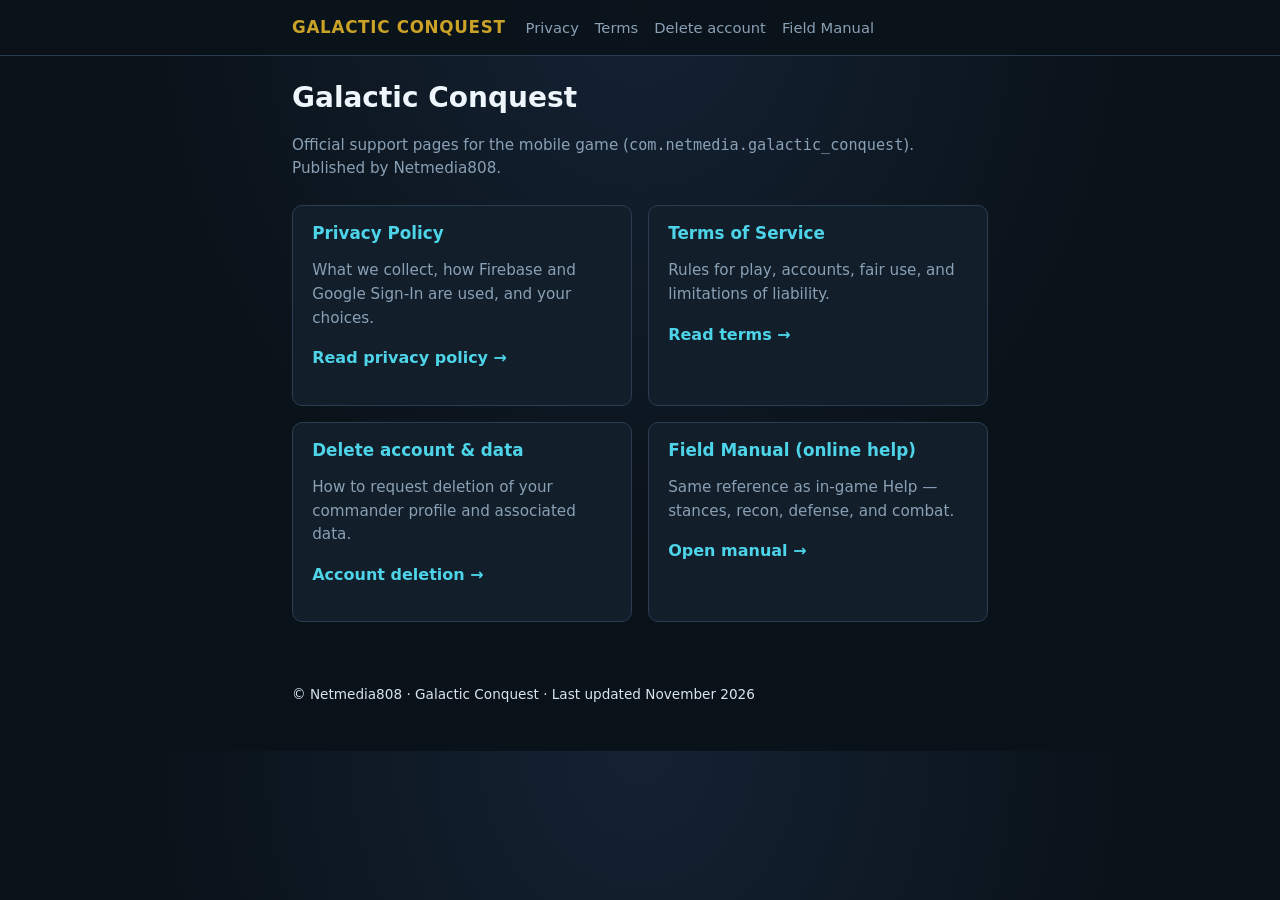
<file: docs/index.html>
<!DOCTYPE html>
<html lang="en">
  <head>
    <meta charset="utf-8" />
    <meta name="viewport" content="width=device-width, initial-scale=1" />
    <title>Galactic Conquest — Support &amp; Legal</title>
    <meta
      name="description"
      content="Privacy, terms, account deletion, and the online Field Manual for Galactic Conquest."
    />
    <link rel="stylesheet" href="assets/site.css" />
  </head>
  <body>
    <header>
      <div class="header-inner">
        <a class="brand" href="index.html">GALACTIC CONQUEST</a>
        <nav aria-label="Site">
          <a href="privacy.html">Privacy</a>
          <a href="terms.html">Terms</a>
          <a href="delete-account.html">Delete account</a>
          <a href="manual/">Field Manual</a>
        </nav>
      </div>
    </header>
    <main>
      <h1>Galactic Conquest</h1>
      <p class="muted">
        Official support pages for the mobile game (<code>com.netmedia.galactic_conquest</code>).
        Published by Netmedia808.
      </p>
      <div class="card-grid">
        <article class="card">
          <h2>Privacy Policy</h2>
          <p class="muted">What we collect, how Firebase and Google Sign-In are used, and your choices.</p>
          <p><a href="privacy.html">Read privacy policy →</a></p>
        </article>
        <article class="card">
          <h2>Terms of Service</h2>
          <p class="muted">Rules for play, accounts, fair use, and limitations of liability.</p>
          <p><a href="terms.html">Read terms →</a></p>
        </article>
        <article class="card">
          <h2>Delete account &amp; data</h2>
          <p class="muted">How to request deletion of your commander profile and associated data.</p>
          <p><a href="delete-account.html">Account deletion →</a></p>
        </article>
        <article class="card">
          <h2>Field Manual (online help)</h2>
          <p class="muted">Same reference as in-game Help — stances, recon, defense, and combat.</p>
          <p><a href="manual/">Open manual →</a></p>
        </article>
      </div>
    </main>
    <footer>
      <p>© Netmedia808 · Galactic Conquest · Last updated November 2026</p>
    </footer>
  </body>
</html>
</file>
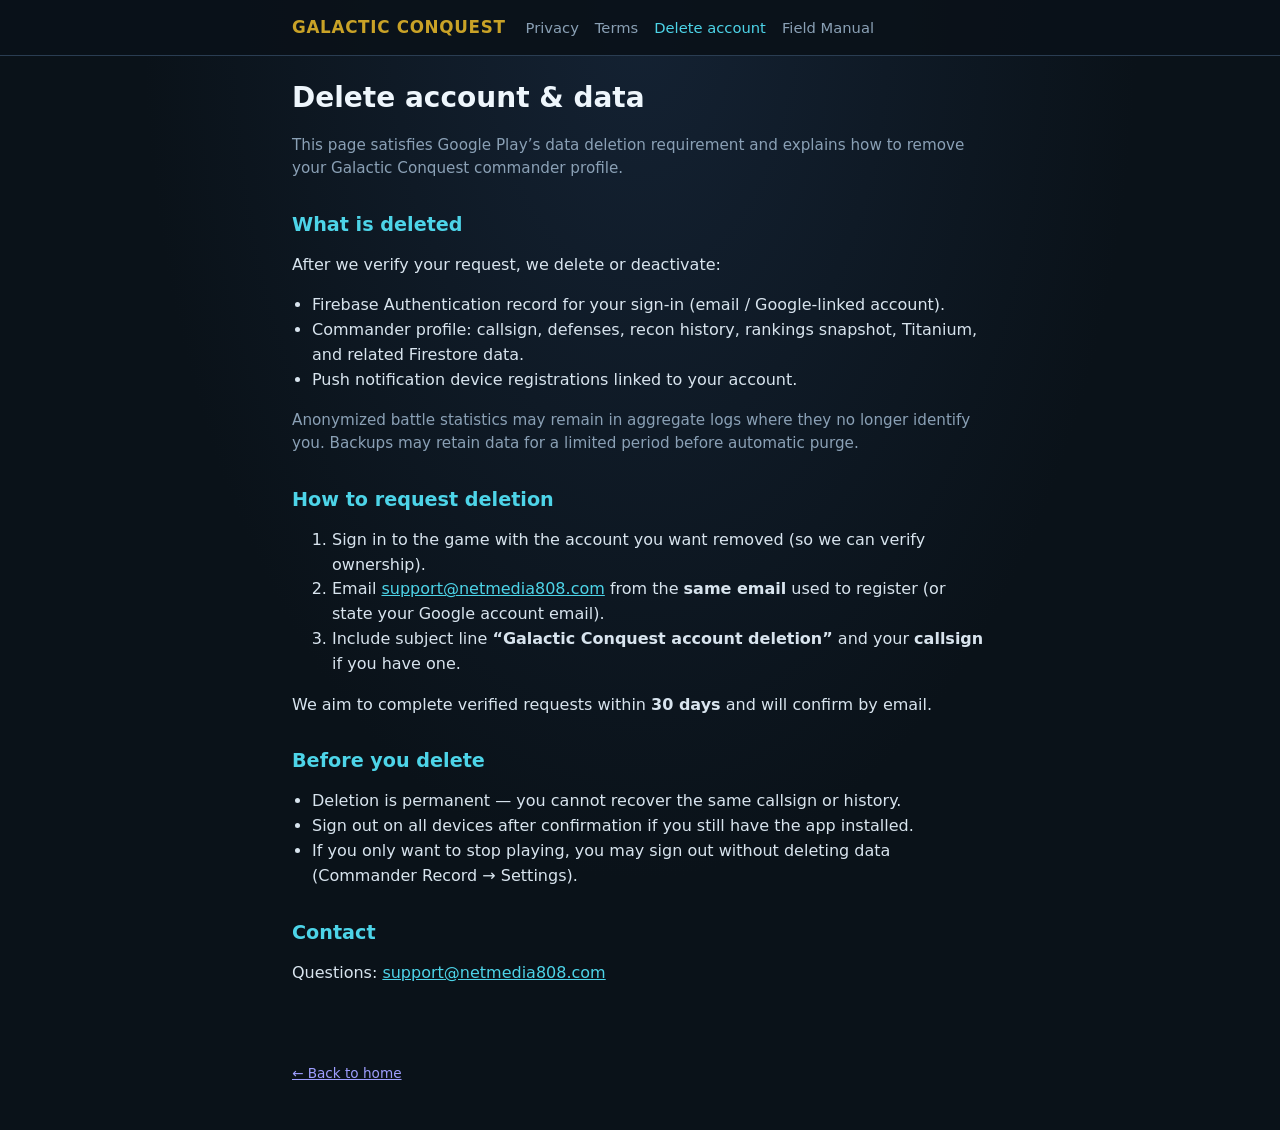
<file: docs/delete-account.html>
<!DOCTYPE html>
<html lang="en">
  <head>
    <meta charset="utf-8" />
    <meta name="viewport" content="width=device-width, initial-scale=1" />
    <title>Delete account &amp; data — Galactic Conquest</title>
    <link rel="stylesheet" href="assets/site.css" />
  </head>
  <body class="legal">
    <header>
      <div class="header-inner">
        <a class="brand" href="index.html">GALACTIC CONQUEST</a>
        <nav>
          <a href="privacy.html">Privacy</a>
          <a href="terms.html">Terms</a>
          <a href="delete-account.html" aria-current="page">Delete account</a>
          <a href="manual/">Field Manual</a>
        </nav>
      </div>
    </header>
    <main>
      <h1>Delete account &amp; data</h1>
      <p class="muted">
        This page satisfies Google Play’s data deletion requirement and explains how to remove your Galactic Conquest
        commander profile.
      </p>

      <h2>What is deleted</h2>
      <p>After we verify your request, we delete or deactivate:</p>
      <ul>
        <li>Firebase Authentication record for your sign-in (email / Google-linked account).</li>
        <li>Commander profile: callsign, defenses, recon history, rankings snapshot, Titanium, and related Firestore data.</li>
        <li>Push notification device registrations linked to your account.</li>
      </ul>
      <p class="muted">
        Anonymized battle statistics may remain in aggregate logs where they no longer identify you. Backups may retain
        data for a limited period before automatic purge.
      </p>

      <h2>How to request deletion</h2>
      <ol>
        <li>
          Sign in to the game with the account you want removed (so we can verify ownership).
        </li>
        <li>
          Email <a href="mailto:support@netmedia808.com?subject=Galactic%20Conquest%20account%20deletion">support@netmedia808.com</a>
          from the <strong>same email</strong> used to register (or state your Google account email).
        </li>
        <li>
          Include subject line <strong>“Galactic Conquest account deletion”</strong> and your
          <strong>callsign</strong> if you have one.
        </li>
      </ol>
      <p>We aim to complete verified requests within <strong>30 days</strong> and will confirm by email.</p>

      <h2>Before you delete</h2>
      <ul>
        <li>Deletion is permanent — you cannot recover the same callsign or history.</li>
        <li>Sign out on all devices after confirmation if you still have the app installed.</li>
        <li>If you only want to stop playing, you may sign out without deleting data (Commander Record → Settings).</li>
      </ul>

      <h2>Contact</h2>
      <p>
        Questions:
        <a href="mailto:support@netmedia808.com">support@netmedia808.com</a>
      </p>
    </main>
    <footer><p><a href="index.html">← Back to home</a></p></footer>
  </body>
</html>
</file>
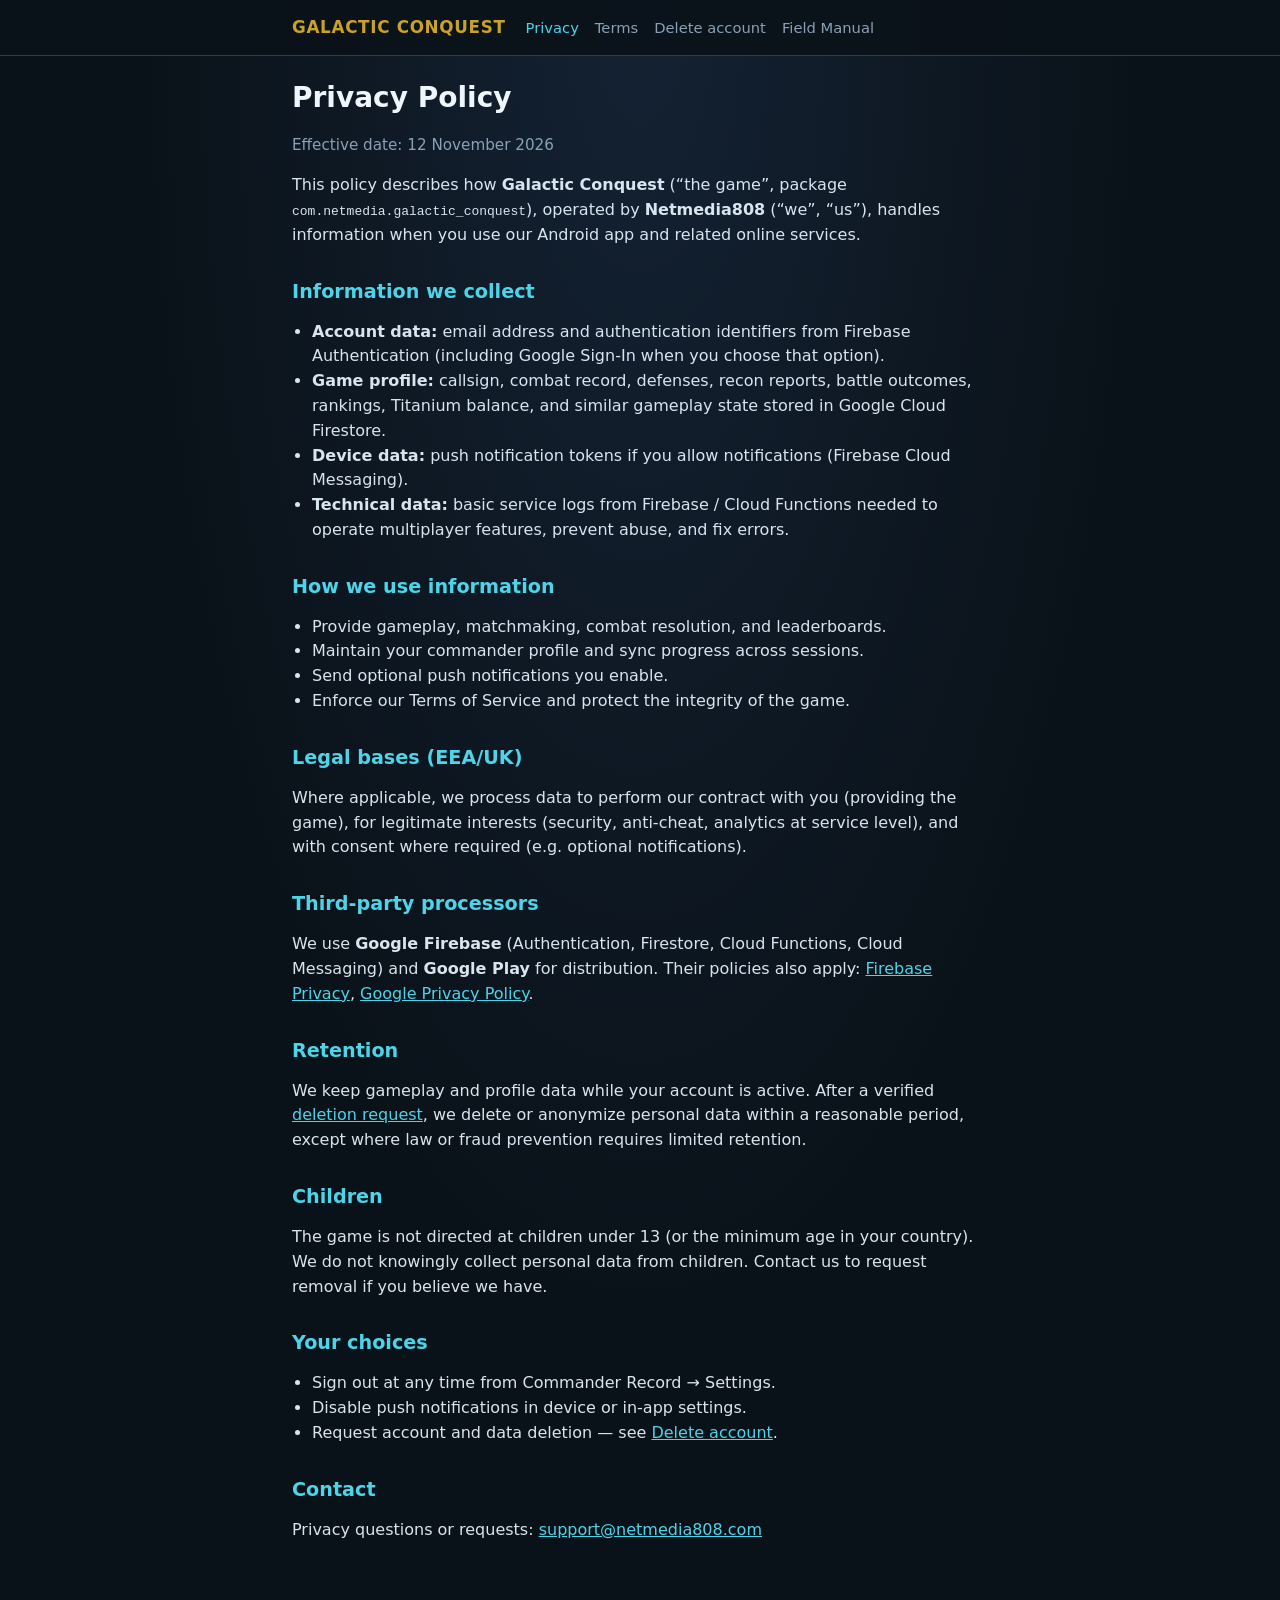
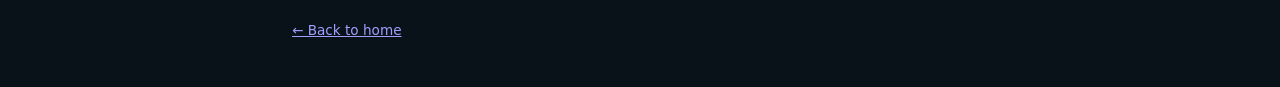
<file: docs/privacy.html>
<!DOCTYPE html>
<html lang="en">
  <head>
    <meta charset="utf-8" />
    <meta name="viewport" content="width=device-width, initial-scale=1" />
    <title>Privacy Policy — Galactic Conquest</title>
    <link rel="stylesheet" href="assets/site.css" />
  </head>
  <body class="legal">
    <header>
      <div class="header-inner">
        <a class="brand" href="index.html">GALACTIC CONQUEST</a>
        <nav>
          <a href="privacy.html" aria-current="page">Privacy</a>
          <a href="terms.html">Terms</a>
          <a href="delete-account.html">Delete account</a>
          <a href="manual/">Field Manual</a>
        </nav>
      </div>
    </header>
    <main>
      <h1>Privacy Policy</h1>
      <p class="muted">Effective date: 12 November 2026</p>
      <p>
        This policy describes how <strong>Galactic Conquest</strong> (“the game”, package
        <code>com.netmedia.galactic_conquest</code>), operated by <strong>Netmedia808</strong> (“we”, “us”),
        handles information when you use our Android app and related online services.
      </p>

      <h2>Information we collect</h2>
      <ul>
        <li>
          <strong>Account data:</strong> email address and authentication identifiers from Firebase Authentication
          (including Google Sign-In when you choose that option).
        </li>
        <li>
          <strong>Game profile:</strong> callsign, combat record, defenses, recon reports, battle outcomes, rankings,
          Titanium balance, and similar gameplay state stored in Google Cloud Firestore.
        </li>
        <li>
          <strong>Device data:</strong> push notification tokens if you allow notifications (Firebase Cloud Messaging).
        </li>
        <li>
          <strong>Technical data:</strong> basic service logs from Firebase / Cloud Functions needed to operate multiplayer
          features, prevent abuse, and fix errors.
        </li>
      </ul>

      <h2>How we use information</h2>
      <ul>
        <li>Provide gameplay, matchmaking, combat resolution, and leaderboards.</li>
        <li>Maintain your commander profile and sync progress across sessions.</li>
        <li>Send optional push notifications you enable.</li>
        <li>Enforce our Terms of Service and protect the integrity of the game.</li>
      </ul>

      <h2>Legal bases (EEA/UK)</h2>
      <p>
        Where applicable, we process data to perform our contract with you (providing the game), for legitimate interests
        (security, anti-cheat, analytics at service level), and with consent where required (e.g. optional notifications).
      </p>

      <h2>Third-party processors</h2>
      <p>
        We use <strong>Google Firebase</strong> (Authentication, Firestore, Cloud Functions, Cloud Messaging) and
        <strong>Google Play</strong> for distribution. Their policies also apply:
        <a href="https://firebase.google.com/support/privacy" rel="noopener">Firebase Privacy</a>,
        <a href="https://policies.google.com/privacy" rel="noopener">Google Privacy Policy</a>.
      </p>

      <h2>Retention</h2>
      <p>
        We keep gameplay and profile data while your account is active. After a verified
        <a href="delete-account.html">deletion request</a>, we delete or anonymize personal data within a reasonable period,
        except where law or fraud prevention requires limited retention.
      </p>

      <h2>Children</h2>
      <p>
        The game is not directed at children under 13 (or the minimum age in your country). We do not knowingly collect
        personal data from children. Contact us to request removal if you believe we have.
      </p>

      <h2>Your choices</h2>
      <ul>
        <li>Sign out at any time from Commander Record → Settings.</li>
        <li>Disable push notifications in device or in-app settings.</li>
        <li>Request account and data deletion — see <a href="delete-account.html">Delete account</a>.</li>
      </ul>

      <h2>Contact</h2>
      <p>
        Privacy questions or requests:
        <a href="mailto:support@netmedia808.com">support@netmedia808.com</a>
      </p>
    </main>
    <footer><p><a href="index.html">← Back to home</a></p></footer>
  </body>
</html>
</file>
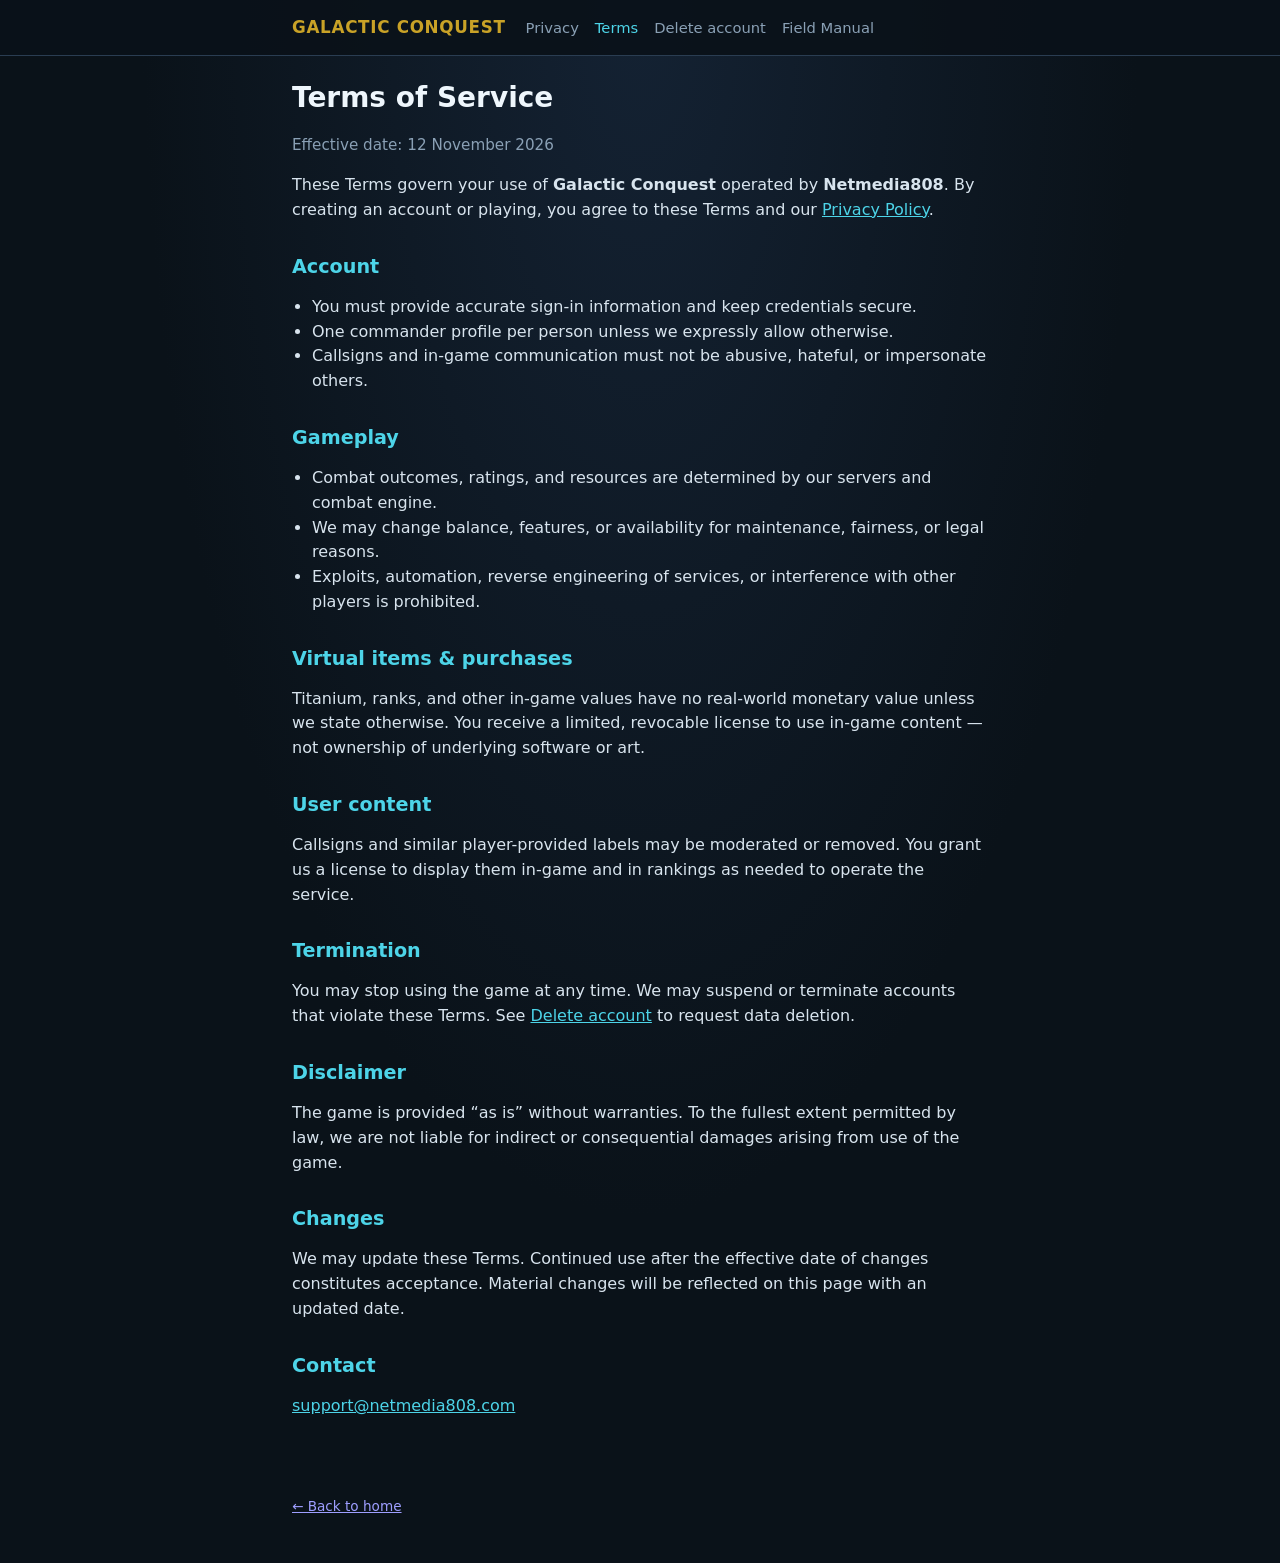
<file: docs/terms.html>
<!DOCTYPE html>
<html lang="en">
  <head>
    <meta charset="utf-8" />
    <meta name="viewport" content="width=device-width, initial-scale=1" />
    <title>Terms of Service — Galactic Conquest</title>
    <link rel="stylesheet" href="assets/site.css" />
  </head>
  <body class="legal">
    <header>
      <div class="header-inner">
        <a class="brand" href="index.html">GALACTIC CONQUEST</a>
        <nav>
          <a href="privacy.html">Privacy</a>
          <a href="terms.html" aria-current="page">Terms</a>
          <a href="delete-account.html">Delete account</a>
          <a href="manual/">Field Manual</a>
        </nav>
      </div>
    </header>
    <main>
      <h1>Terms of Service</h1>
      <p class="muted">Effective date: 12 November 2026</p>
      <p>
        These Terms govern your use of <strong>Galactic Conquest</strong> operated by <strong>Netmedia808</strong>.
        By creating an account or playing, you agree to these Terms and our
        <a href="privacy.html">Privacy Policy</a>.
      </p>

      <h2>Account</h2>
      <ul>
        <li>You must provide accurate sign-in information and keep credentials secure.</li>
        <li>One commander profile per person unless we expressly allow otherwise.</li>
        <li>Callsigns and in-game communication must not be abusive, hateful, or impersonate others.</li>
      </ul>

      <h2>Gameplay</h2>
      <ul>
        <li>Combat outcomes, ratings, and resources are determined by our servers and combat engine.</li>
        <li>We may change balance, features, or availability for maintenance, fairness, or legal reasons.</li>
        <li>Exploits, automation, reverse engineering of services, or interference with other players is prohibited.</li>
      </ul>

      <h2>Virtual items &amp; purchases</h2>
      <p>
        Titanium, ranks, and other in-game values have no real-world monetary value unless we state otherwise. You receive
        a limited, revocable license to use in-game content — not ownership of underlying software or art.
      </p>

      <h2>User content</h2>
      <p>
        Callsigns and similar player-provided labels may be moderated or removed. You grant us a license to display them
        in-game and in rankings as needed to operate the service.
      </p>

      <h2>Termination</h2>
      <p>
        You may stop using the game at any time. We may suspend or terminate accounts that violate these Terms. See
        <a href="delete-account.html">Delete account</a> to request data deletion.
      </p>

      <h2>Disclaimer</h2>
      <p>
        The game is provided “as is” without warranties. To the fullest extent permitted by law, we are not liable for
        indirect or consequential damages arising from use of the game.
      </p>

      <h2>Changes</h2>
      <p>
        We may update these Terms. Continued use after the effective date of changes constitutes acceptance. Material
        changes will be reflected on this page with an updated date.
      </p>

      <h2>Contact</h2>
      <p>
        <a href="mailto:support@netmedia808.com">support@netmedia808.com</a>
      </p>
    </main>
    <footer><p><a href="index.html">← Back to home</a></p></footer>
  </body>
</html>
</file>
<file: docs/assets/site.css>
:root {
  color-scheme: dark;
  --bg: #0a1219;
  --panel: #121e2a;
  --text: #d8e4ee;
  --muted: #8aa0b5;
  --accent: #4dd4e8;
  --gold: #c9a227;
  --border: #2a3d52;
  --max: 46rem;
}

* {
  box-sizing: border-box;
}

body {
  margin: 0;
  font-family: "Segoe UI", system-ui, sans-serif;
  background: radial-gradient(ellipse at top, #142233 0%, var(--bg) 55%);
  color: var(--text);
  line-height: 1.55;
}

header {
  border-bottom: 1px solid var(--border);
  background: rgba(10, 18, 25, 0.92);
  position: sticky;
  top: 0;
  z-index: 2;
}

.header-inner {
  max-width: var(--max);
  margin: 0 auto;
  padding: 0.9rem 1.25rem;
  display: flex;
  flex-wrap: wrap;
  gap: 0.75rem 1.25rem;
  align-items: baseline;
}

header a.brand {
  color: var(--gold);
  font-weight: 700;
  letter-spacing: 0.04em;
  text-decoration: none;
  font-size: 1.05rem;
}

nav {
  display: flex;
  flex-wrap: wrap;
  gap: 0.5rem 1rem;
}

nav a {
  color: var(--muted);
  text-decoration: none;
  font-size: 0.92rem;
}

nav a:hover,
nav a[aria-current="page"] {
  color: var(--accent);
}

main {
  max-width: var(--max);
  margin: 0 auto;
  padding: 1.5rem 1.25rem 3rem;
}

h1,
h2,
h3 {
  color: #eef6fc;
  line-height: 1.25;
}

h1 {
  font-size: 1.75rem;
  margin-top: 0;
}

h2 {
  font-size: 1.2rem;
  margin-top: 2rem;
  color: var(--accent);
}

p,
li {
  color: var(--text);
}

.muted {
  color: var(--muted);
  font-size: 0.95rem;
}

.card-grid {
  display: grid;
  gap: 1rem;
  margin-top: 1.5rem;
}

@media (min-width: 640px) {
  .card-grid {
    grid-template-columns: 1fr 1fr;
  }
}

.card {
  background: var(--panel);
  border: 1px solid var(--border);
  border-radius: 10px;
  padding: 1.1rem 1.2rem;
}

.card h2 {
  margin: 0 0 0.5rem;
  font-size: 1.05rem;
}

.card a {
  color: var(--accent);
  text-decoration: none;
  font-weight: 600;
}

.card a:hover {
  text-decoration: underline;
}

.legal main ul {
  padding-left: 1.25rem;
}

.legal main a {
  color: var(--accent);
}

#manual-body h1,
#manual-body h2,
#manual-body h3,
#manual-body h4 {
  margin-top: 1.5rem;
}

#manual-body table {
  width: 100%;
  border-collapse: collapse;
  font-size: 0.92rem;
  margin: 0.75rem 0 1rem;
}

#manual-body th,
#manual-body td {
  border: 1px solid var(--border);
  padding: 0.45rem 0.6rem;
  vertical-align: top;
}

#manual-body th {
  background: #1a2838;
}

#manual-body code {
  background: #1a2838;
  padding: 0.1rem 0.35rem;
  border-radius: 4px;
  font-size: 0.9em;
}

footer {
  max-width: var(--max);
  margin: 0 auto;
  padding: 0 1.25rem 2rem;
  color: var(--muted);
  font-size: 0.85rem;
}
</file>
